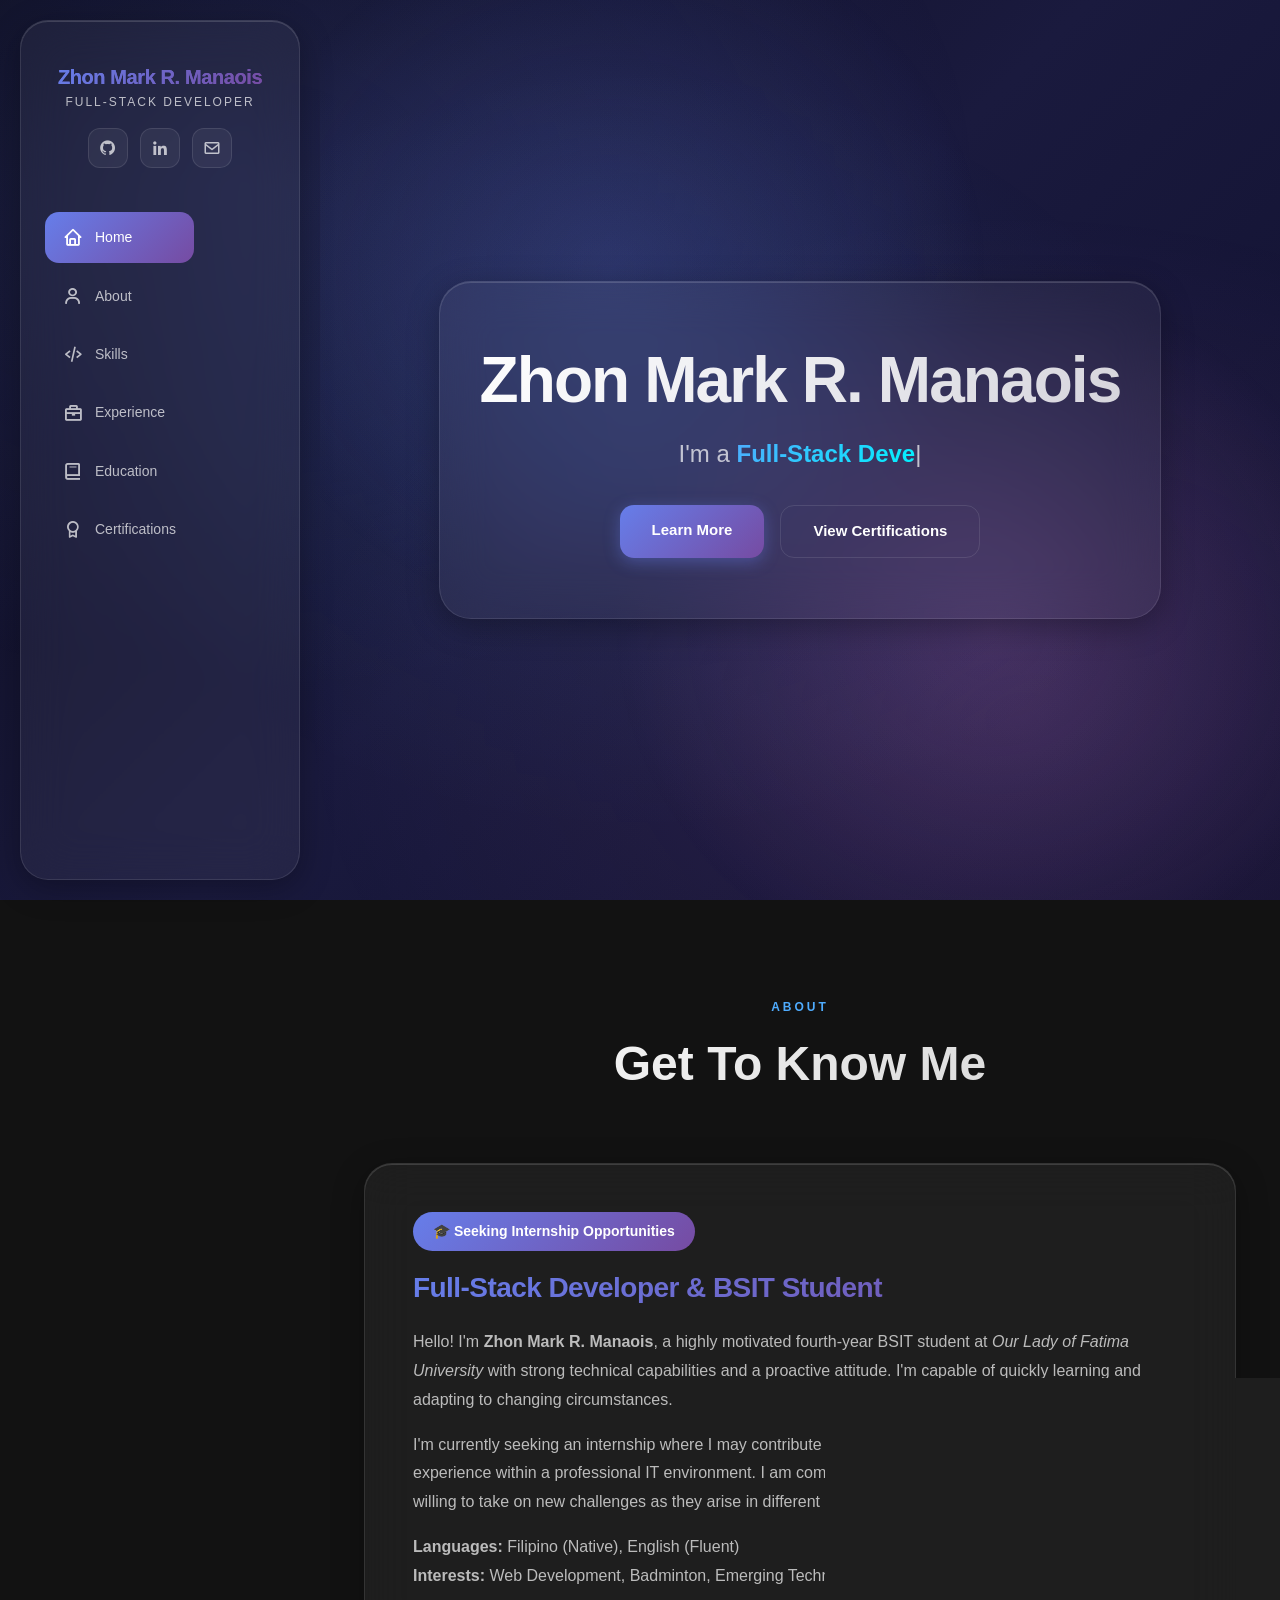
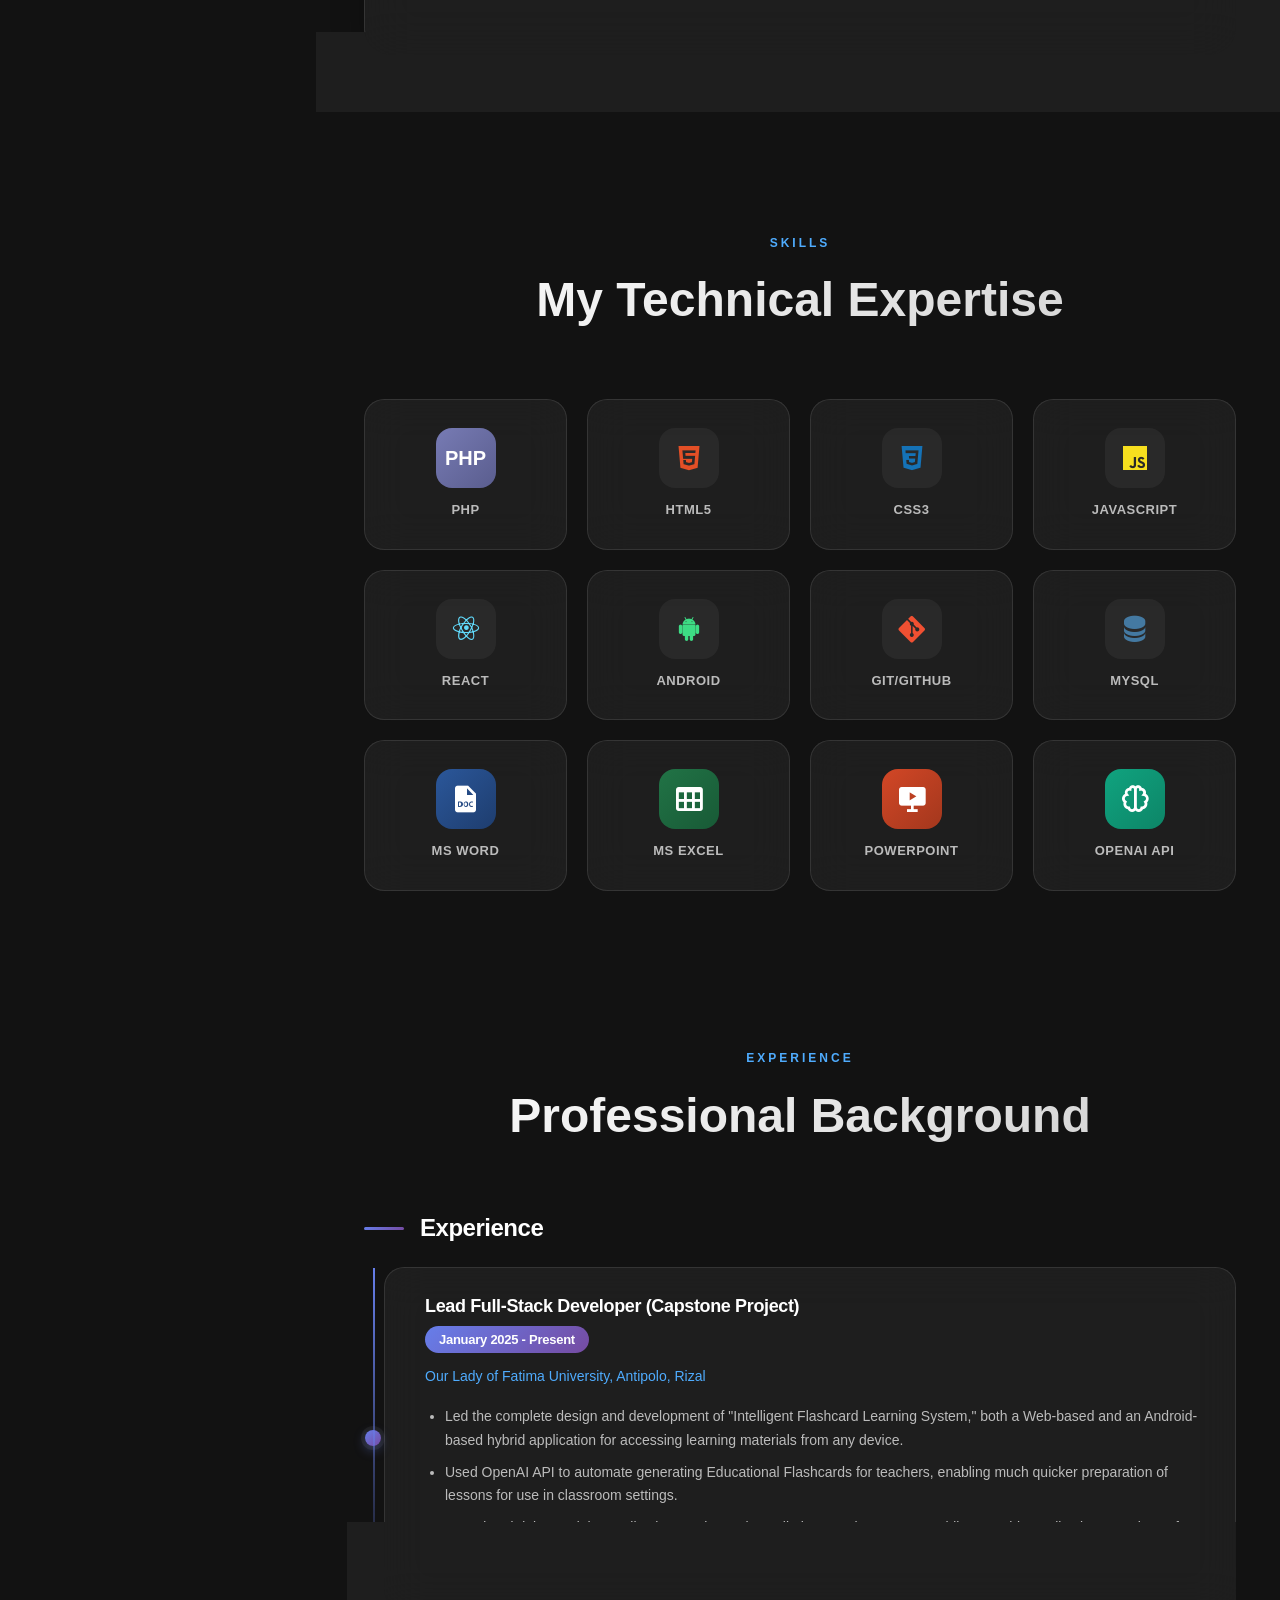
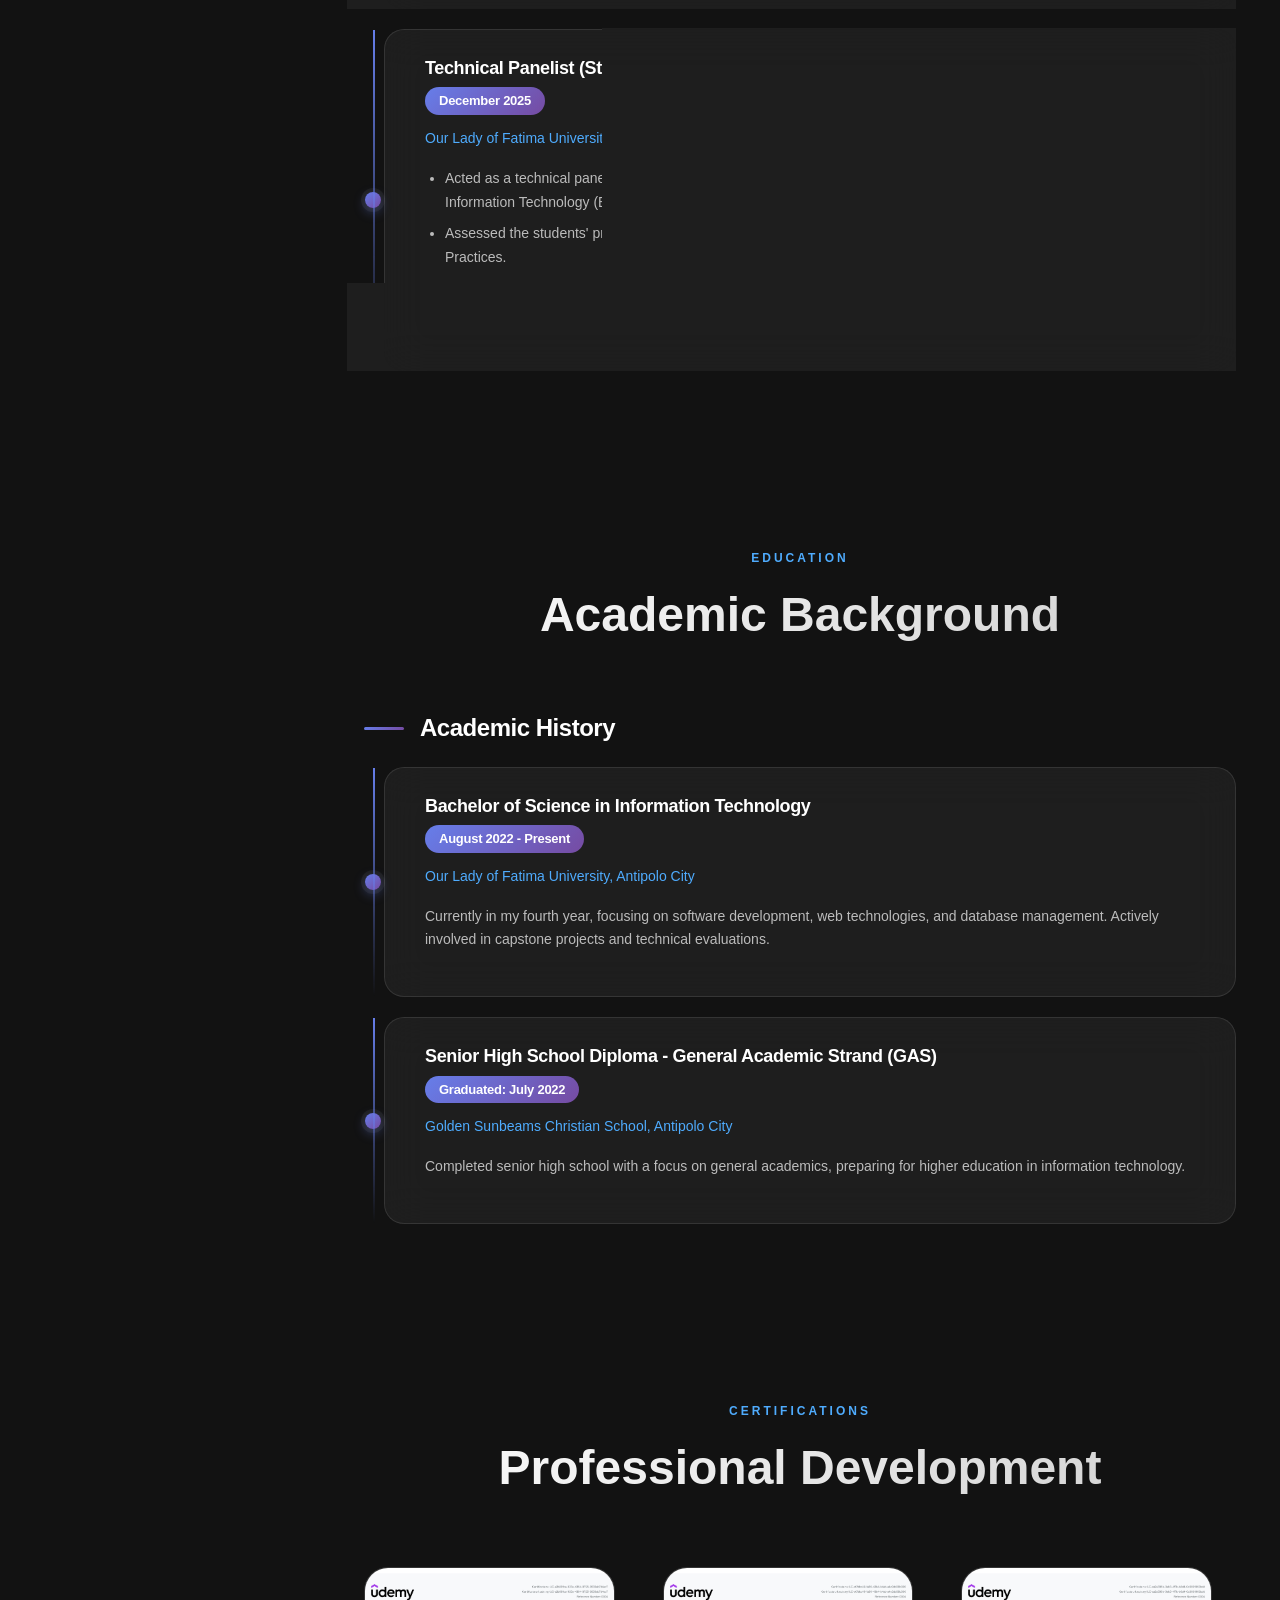
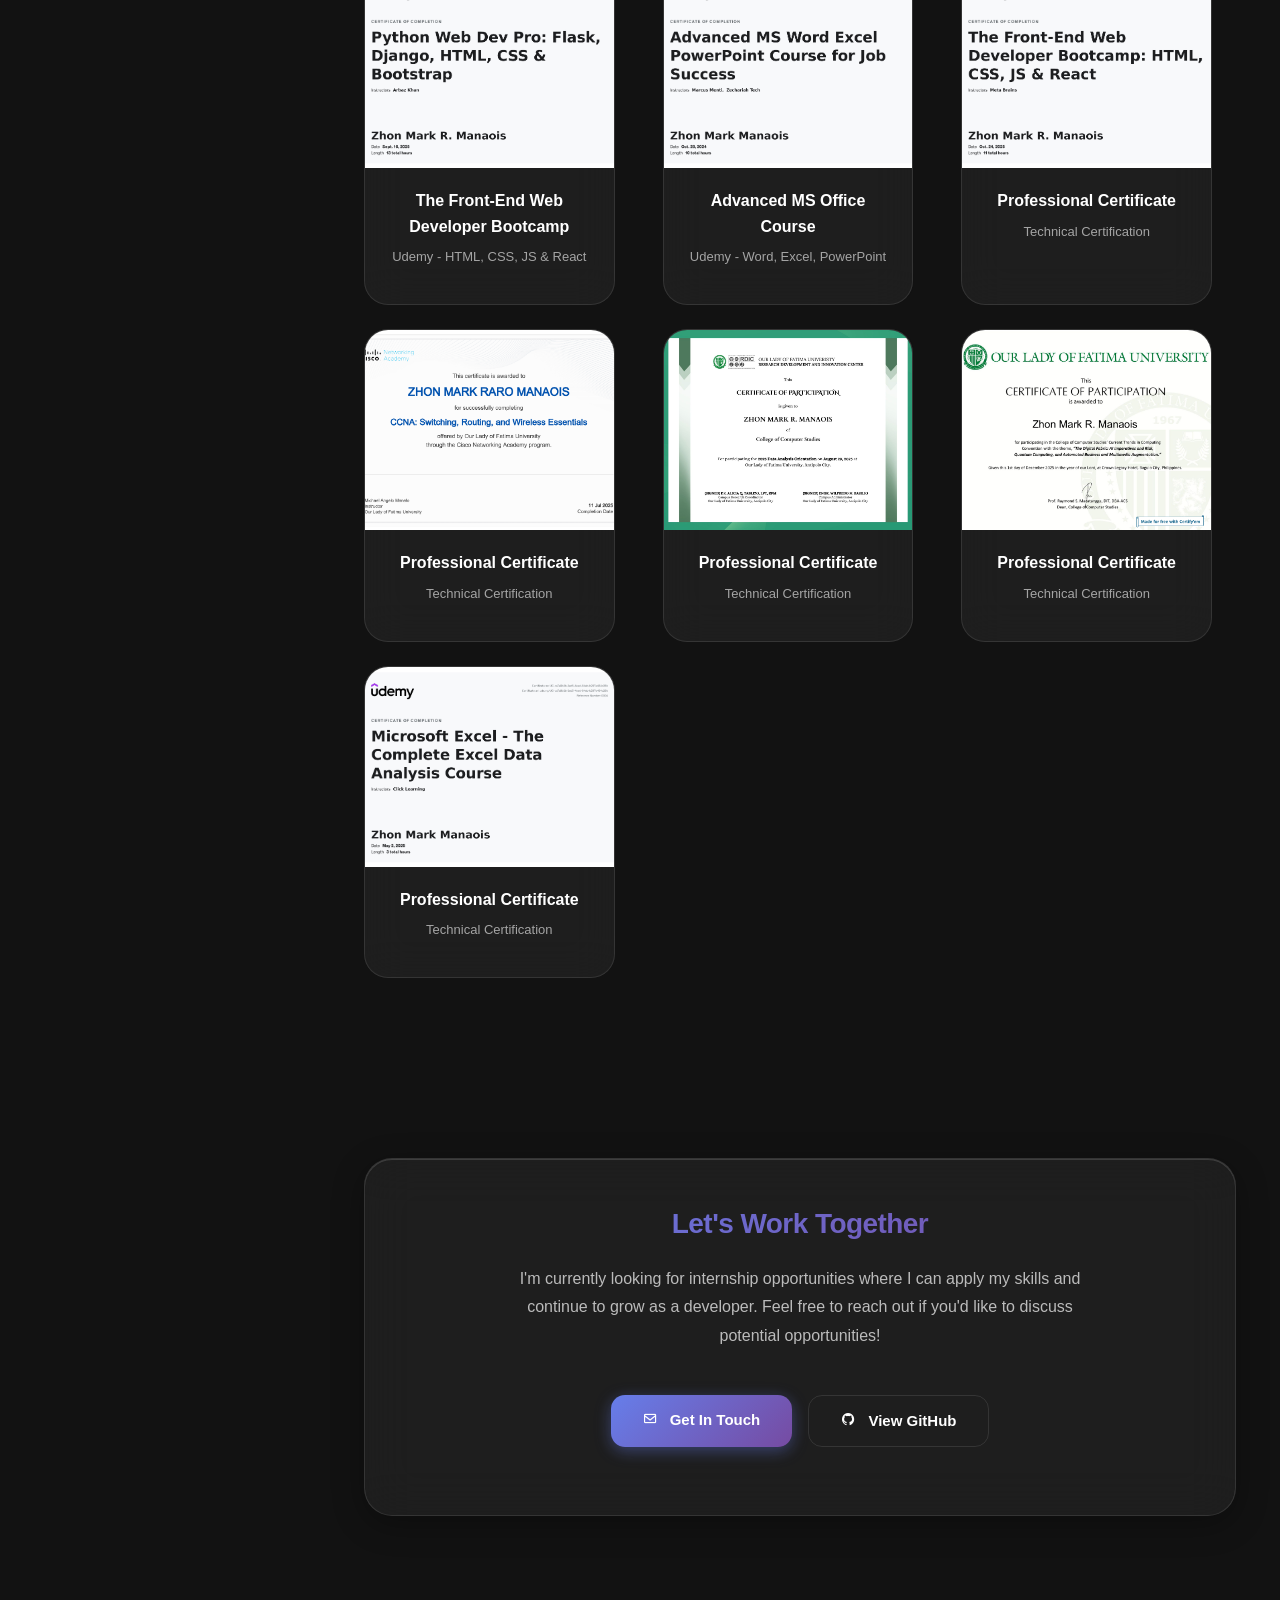
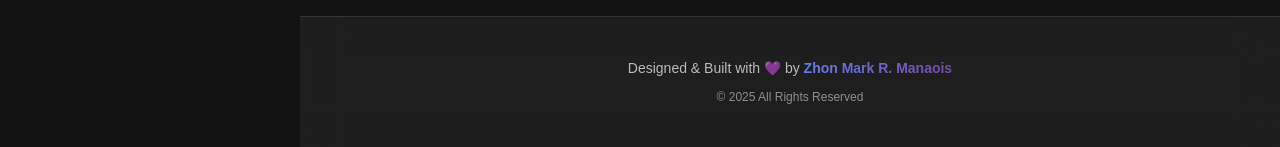
<file: index.html>
<!DOCTYPE html>
<html lang="en">

<head>
    <meta charset="utf-8">
    <meta name="viewport" content="width=device-width, initial-scale=1.0">
    <title>Zhon Mark R. Manaois | Full-Stack Developer</title>
    <meta name="description" content="Highly motivated fourth-year BSIT student with strong technical capabilities. Proficient in PHP, HTML/CSS, Android Development, and more. Seeking internship opportunities in software development.">
    <meta name="keywords" content="Zhon Mark R. Manaois, Full-Stack Developer, BSIT, Web Developer, PHP Developer, Android Developer, Portfolio, Internship, Our Lady of Fatima University">
    <meta name="author" content="Zhon Mark R. Manaois">
    <meta name="robots" content="index, follow">
    <meta name="language" content="EN">
    
    <!-- Open Graph / Social Media -->
    <meta property="og:type" content="website">
    <meta property="og:title" content="Zhon Mark R. Manaois | Full-Stack Developer">
    <meta property="og:description" content="Highly motivated BSIT student seeking internship opportunities. Skilled in PHP, Web Development, and Android Development.">

    <!-- Google Fonts -->
    <link rel="preconnect" href="https://fonts.googleapis.com">
    <link rel="preconnect" href="https://fonts.gstatic.com" crossorigin>
    <link href="https://fonts.googleapis.com/css2?family=Inter:wght@300;400;500;600;700&display=swap" rel="stylesheet">

    <!-- Vendor CSS Files -->
    <link href="vendor/aos/aos.css" rel="stylesheet">
    <link href="vendor/bootstrap/css/bootstrap.min.css" rel="stylesheet">
    <link href="vendor/boxicons/css/boxicons.min.css" rel="stylesheet">
    <link href="vendor/glightbox/css/glightbox.min.css" rel="stylesheet">
    
    <!-- Template Main CSS File -->
    <link href="css/style.css" rel="stylesheet">
</head>

<body>
    <!-- ======= Mobile nav toggle button ======= -->
    <button class="mobile-nav-toggle d-xl-none" aria-label="Toggle navigation">
        <i class='bx bx-menu'></i>
    </button>
    
    <!-- ======= Header/Sidebar ======= -->
    <header id="header">
        <div class="d-flex flex-column">
            <div class="profile">
                <h1><a href="index.html">Zhon Mark R. Manaois</a></h1>
                <p class="tagline">Full-Stack Developer</p>
                <div class="social-links">
                    <a href="https://github.com/zhonm" target="_blank" rel="noopener noreferrer" aria-label="GitHub">
                        <i class='bx bxl-github'></i>
                    </a>
                    <a href="https://www.linkedin.com/in/zhon-mark-manaois-a02bb0338/" target="_blank" rel="noopener noreferrer" aria-label="LinkedIn">
                        <i class='bx bxl-linkedin'></i>
                    </a>
                    <a href="mailto:zhonmarkmanaois@gmail.com" aria-label="Email">
                        <i class='bx bx-envelope'></i>
                    </a>
                </div>
            </div>

            <nav id="navbar" class="nav-menu navbar">
                <ul>
                    <li><a href="#hero" class="nav-link scrollto active"><i class="bx bx-home"></i> <span>Home</span></a></li>
                    <li><a href="#about" class="nav-link scrollto"><i class="bx bx-user"></i> <span>About</span></a></li>
                    <li><a href="#skills" class="nav-link scrollto"><i class="bx bx-code-alt"></i> <span>Skills</span></a></li>
                    <li><a href="#experience" class="nav-link scrollto"><i class="bx bx-briefcase"></i> <span>Experience</span></a></li>
                    <li><a href="#education" class="nav-link scrollto"><i class="bx bx-book"></i> <span>Education</span></a></li>
                    <li><a href="#certifications" class="nav-link scrollto"><i class="bx bx-award"></i> <span>Certifications</span></a></li>
                </ul>
            </nav>
        </div>
    </header><!-- End Header -->

    <!-- ======= Hero Section ======= -->
    <section id="hero" class="d-flex flex-column justify-content-center align-items-center">
        <div class="hero-container" data-aos="fade-up" data-aos-delay="100">
            <h1>Zhon Mark R. Manaois</h1>
            <p>I'm a <span class="typed" data-typed-items="Full-Stack Developer, BSIT 4th Year Student, Tech Enthusiast, Problem Solver"></span></p>
            <div class="hero-cta">
                <a href="#about" class="btn btn-primary scrollto">Learn More</a>
                <a href="#certifications" class="btn btn-secondary scrollto">View Certifications</a>
            </div>
        </div>
    </section><!-- End Hero -->

    <main id="main">
        <!-- ======= About Section ======= -->
        <section id="about" class="about">
            <div class="container">
                <div class="section-title" data-aos="fade-up">
                    <h2>About</h2>
                    <p>Get To Know Me</p>
                </div>

                <div class="content" data-aos="fade-up" data-aos-delay="100">
                    <span class="highlight">🎓 Seeking Internship Opportunities</span>
                    <h3>Full-Stack Developer & BSIT Student</h3>
                    <p>
                        Hello! I'm <strong>Zhon Mark R. Manaois</strong>, a highly motivated fourth-year BSIT student at 
                        <em>Our Lady of Fatima University</em> with strong technical capabilities and a proactive attitude. 
                        I'm capable of quickly learning and adapting to changing circumstances.
                    </p>
                    <p>
                        I'm currently seeking an internship where I may contribute to team success while gaining hands-on 
                        experience within a professional IT environment. I am committed to producing high-quality work, 
                        and I'm willing to take on new challenges as they arise in different areas of technology.
                    </p>
                    <p>
                        <strong>Languages:</strong> Filipino (Native), English (Fluent)<br>
                        <strong>Interests:</strong> Web Development, Badminton, Emerging Technologies
                    </p>
                </div>
            </div>
        </section><!-- End About Section -->

        <!-- ======= Skills Section ======= -->
        <section id="skills" class="skills section-bg">
            <div class="container">
                <div class="section-title" data-aos="fade-up">
                    <h2>Skills</h2>
                    <p>My Technical Expertise</p>
                </div>
                
                <div class="skills-grid" data-aos="fade-up" data-aos-delay="100">
                    <div class="skill-card">
                        <div class="skill-icon" style="background: linear-gradient(135deg, #777BB4 0%, #5a5d8e 100%);">
                            <span style="font-weight: 700; font-size: 20px;">PHP</span>
                        </div>
                        <span class="skill-name">PHP</span>
                    </div>
                    <div class="skill-card">
                        <div class="skill-icon">
                            <i class='bx bxl-html5' style="color: #E34F26;"></i>
                        </div>
                        <span class="skill-name">HTML5</span>
                    </div>
                    <div class="skill-card">
                        <div class="skill-icon">
                            <i class='bx bxl-css3' style="color: #1572B6;"></i>
                        </div>
                        <span class="skill-name">CSS3</span>
                    </div>
                    <div class="skill-card">
                        <div class="skill-icon">
                            <i class='bx bxl-javascript' style="color: #F7DF1E;"></i>
                        </div>
                        <span class="skill-name">JavaScript</span>
                    </div>
                    <div class="skill-card">
                        <div class="skill-icon">
                            <i class='bx bxl-react' style="color: #61DAFB;"></i>
                        </div>
                        <span class="skill-name">React</span>
                    </div>
                    <div class="skill-card">
                        <div class="skill-icon">
                            <i class='bx bxl-android' style="color: #3DDC84;"></i>
                        </div>
                        <span class="skill-name">Android</span>
                    </div>
                    <div class="skill-card">
                        <div class="skill-icon">
                            <i class='bx bxl-git' style="color: #F05032;"></i>
                        </div>
                        <span class="skill-name">Git/GitHub</span>
                    </div>
                    <div class="skill-card">
                        <div class="skill-icon">
                            <i class='bx bxs-data' style="color: #4479A1;"></i>
                        </div>
                        <span class="skill-name">MySQL</span>
                    </div>
                    <div class="skill-card">
                        <div class="skill-icon" style="background: linear-gradient(135deg, #2B579A 0%, #1e3d6e 100%);">
                            <i class='bx bxs-file-doc' style="color: #fff;"></i>
                        </div>
                        <span class="skill-name">MS Word</span>
                    </div>
                    <div class="skill-card">
                        <div class="skill-icon" style="background: linear-gradient(135deg, #217346 0%, #185a36 100%);">
                            <i class='bx bx-table' style="color: #fff;"></i>
                        </div>
                        <span class="skill-name">MS Excel</span>
                    </div>
                    <div class="skill-card">
                        <div class="skill-icon" style="background: linear-gradient(135deg, #D24726 0%, #a3371d 100%);">
                            <i class='bx bxs-slideshow' style="color: #fff;"></i>
                        </div>
                        <span class="skill-name">PowerPoint</span>
                    </div>
                    <div class="skill-card">
                        <div class="skill-icon" style="background: linear-gradient(135deg, #10a37f 0%, #0d8567 100%);">
                            <i class='bx bx-brain' style="color: #fff;"></i>
                        </div>
                        <span class="skill-name">OpenAI API</span>
                    </div>
                </div>
            </div>
        </section><!-- End Skills Section -->

        <!-- ======= Experience Section ======= -->
        <section id="experience" class="resume">
            <div class="container">
                <div class="section-title" data-aos="fade-up">
                    <h2>Experience</h2>
                    <p>Professional Background</p>
                </div>
                
                <h3 class="resume-title" data-aos="fade-up">Experience</h3>
                
                <div class="resume-item" data-aos="fade-up" data-aos-delay="100">
                    <h4>Lead Full-Stack Developer (Capstone Project)</h4>
                    <h5>January 2025 - Present</h5>
                    <p><em>Our Lady of Fatima University, Antipolo, Rizal</em></p>
                    <ul>
                        <li>Led the complete design and development of "Intelligent Flashcard Learning System," both a Web-based and an Android-based hybrid application for accessing learning materials from any device.</li>
                        <li>Used OpenAI API to automate generating Educational Flashcards for teachers, enabling much quicker preparation of lessons for use in classroom settings.</li>
                        <li>Tested and debugged the application continuously to eliminate major errors, providing a stable application experience for educators and learners alike.</li>
                    </ul>
                </div>
                
                <div class="resume-item" data-aos="fade-up" data-aos-delay="200">
                    <h4>Technical Panelist (Student Evaluator)</h4>
                    <h5>December 2025</h5>
                    <p><em>Our Lady of Fatima University, Antipolo, Rizal</em></p>
                    <ul>
                        <li>Acted as a technical panelist in the final assessment of web development capstone projects for the Bachelor of Science in Information Technology (BSIT) program for second year students.</li>
                        <li>Assessed the students' projects against the most current Web Standards, Responsive Design Principles, and UI/UX Best Practices.</li>
                        <li>Engaged in further analysis of the feasibility of the students' solutions through Question and Answer sessions, pushing the students to articulate their logic and reasoning behind their design and architectural choices.</li>
                    </ul>
                </div>
            </div>
        </section><!-- End Experience Section -->

        <!-- ======= Education Section ======= -->
        <section id="education" class="resume section-bg">
            <div class="container">
                <div class="section-title" data-aos="fade-up">
                    <h2>Education</h2>
                    <p>Academic Background</p>
                </div>
                
                <h3 class="resume-title" data-aos="fade-up">Academic History</h3>
                
                <div class="resume-item" data-aos="fade-up" data-aos-delay="100">
                    <h4>Bachelor of Science in Information Technology</h4>
                    <h5>August 2022 - Present</h5>
                    <p><em>Our Lady of Fatima University, Antipolo City</em></p>
                    <p>Currently in my fourth year, focusing on software development, web technologies, and database management. Actively involved in capstone projects and technical evaluations.</p>
                </div>
                
                <div class="resume-item" data-aos="fade-up" data-aos-delay="200">
                    <h4>Senior High School Diploma - General Academic Strand (GAS)</h4>
                    <h5>Graduated: July 2022</h5>
                    <p><em>Golden Sunbeams Christian School, Antipolo City</em></p>
                    <p>Completed senior high school with a focus on general academics, preparing for higher education in information technology.</p>
                </div>
            </div>
        </section><!-- End Education Section -->

        <!-- ======= Certifications Section ======= -->
        <section id="certifications" class="portfolio">
            <div class="container">
                <div class="section-title" data-aos="fade-up">
                    <h2>Certifications</h2>
                    <p>Professional Development</p>
                </div>
                
                <div class="row">
                    <div class="column" data-aos="fade-up" data-aos-delay="100">
                        <div class="content">
                            <a href="img/certificates/c1.jpg" class="portfolio-lightbox" data-gallery="certifications">
                                <img src="img/certificates/c1.jpg" alt="The Front-End Web Developer Bootcamp" loading="lazy">
                            </a>
                            <div style="padding: 20px; text-align: center;">
                                <strong>The Front-End Web Developer Bootcamp</strong>
                                <p style="font-size: 13px; color: rgba(255,255,255,0.6); margin-top: 8px;">Udemy - HTML, CSS, JS & React</p>
                            </div>
                        </div>
                    </div>
                    
                    <div class="column" data-aos="fade-up" data-aos-delay="150">
                        <div class="content">
                            <a href="img/certificates/c2.jpg" class="portfolio-lightbox" data-gallery="certifications">
                                <img src="img/certificates/c2.jpg" alt="Advanced MS Office Course" loading="lazy">
                            </a>
                            <div style="padding: 20px; text-align: center;">
                                <strong>Advanced MS Office Course</strong>
                                <p style="font-size: 13px; color: rgba(255,255,255,0.6); margin-top: 8px;">Udemy - Word, Excel, PowerPoint</p>
                            </div>
                        </div>
                    </div>
                    
                    <div class="column" data-aos="fade-up" data-aos-delay="200">
                        <div class="content">
                            <a href="img/certificates/c3.jpg" class="portfolio-lightbox" data-gallery="certifications">
                                <img src="img/certificates/c3.jpg" alt="Certificate 3" loading="lazy">
                            </a>
                            <div style="padding: 20px; text-align: center;">
                                <strong>Professional Certificate</strong>
                                <p style="font-size: 13px; color: rgba(255,255,255,0.6); margin-top: 8px;">Technical Certification</p>
                            </div>
                        </div>
                    </div>
                    
                    <div class="column" data-aos="fade-up" data-aos-delay="250">
                        <div class="content">
                            <a href="img/certificates/c4.png" class="portfolio-lightbox" data-gallery="certifications">
                                <img src="img/certificates/c4.png" alt="Certificate 4" loading="lazy">
                            </a>
                            <div style="padding: 20px; text-align: center;">
                                <strong>Professional Certificate</strong>
                                <p style="font-size: 13px; color: rgba(255,255,255,0.6); margin-top: 8px;">Technical Certification</p>
                            </div>
                        </div>
                    </div>
                    
                    <div class="column" data-aos="fade-up" data-aos-delay="300">
                        <div class="content">
                            <a href="img/certificates/c5.jpg" class="portfolio-lightbox" data-gallery="certifications">
                                <img src="img/certificates/c5.jpg" alt="Certificate 5" loading="lazy">
                            </a>
                            <div style="padding: 20px; text-align: center;">
                                <strong>Professional Certificate</strong>
                                <p style="font-size: 13px; color: rgba(255,255,255,0.6); margin-top: 8px;">Technical Certification</p>
                            </div>
                        </div>
                    </div>
                    
                    <div class="column" data-aos="fade-up" data-aos-delay="350">
                        <div class="content">
                            <a href="img/certificates/c6.png" class="portfolio-lightbox" data-gallery="certifications">
                                <img src="img/certificates/c6.png" alt="Certificate 6" loading="lazy">
                            </a>
                            <div style="padding: 20px; text-align: center;">
                                <strong>Professional Certificate</strong>
                                <p style="font-size: 13px; color: rgba(255,255,255,0.6); margin-top: 8px;">Technical Certification</p>
                            </div>
                        </div>
                    </div>
                    
                    <div class="column" data-aos="fade-up" data-aos-delay="400">
                        <div class="content">
                            <a href="img/certificates/c7.jpg" class="portfolio-lightbox" data-gallery="certifications">
                                <img src="img/certificates/c7.jpg" alt="Certificate 7" loading="lazy">
                            </a>
                            <div style="padding: 20px; text-align: center;">
                                <strong>Professional Certificate</strong>
                                <p style="font-size: 13px; color: rgba(255,255,255,0.6); margin-top: 8px;">Technical Certification</p>
                            </div>
                        </div>
                    </div>
                </div>
            </div>
        </section><!-- End Certifications Section -->

        <!-- ======= Contact CTA Section ======= -->
        <section id="contact-cta" class="about">
            <div class="container">
                <div class="content" data-aos="fade-up" style="text-align: center;">
                    <h3>Let's Work Together</h3>
                    <p style="max-width: 600px; margin: 0 auto 24px;">
                        I'm currently looking for internship opportunities where I can apply my skills and continue to grow as a developer. 
                        Feel free to reach out if you'd like to discuss potential opportunities!
                    </p>
                    <div class="hero-cta">
                        <a href="mailto:zhonmarkmanaois@gmail.com" class="btn btn-primary">
                            <i class='bx bx-envelope' style="margin-right: 8px;"></i> Get In Touch
                        </a>
                        <a href="https://github.com/zhonm" target="_blank" rel="noopener noreferrer" class="btn btn-secondary">
                            <i class='bx bxl-github' style="margin-right: 8px;"></i> View GitHub
                        </a>
                    </div>
                </div>
            </div>
        </section><!-- End Contact CTA Section -->

    </main><!-- End #main -->

    <!-- ======= Footer ======= -->
    <footer id="footer">
        <div class="container">
            <div class="copyright">
                Designed & Built with 💜 by <strong><span>Zhon Mark R. Manaois</span></strong>
            </div>
            <div class="credits" style="margin-top: 8px; font-size: 12px; color: rgba(255,255,255,0.5);">
                © 2025 All Rights Reserved
            </div>
        </div>
    </footer><!-- End Footer -->

    <a href="#" class="back-to-top d-flex align-items-center justify-content-center" aria-label="Back to top">
        <i class='bx bxs-up-arrow-alt'></i>
    </a>

    <!-- Vendor JS Files -->
    <script src="vendor/aos/aos.js"></script>
    <script src="vendor/bootstrap/js/bootstrap.bundle.min.js"></script>
    <script src="vendor/glightbox/js/glightbox.min.js"></script>
    <script src="vendor/typed.js/typed.min.js"></script>

    <!-- Template Main JS File -->
    <script src="js/main.js"></script>

</body>
</html>
</file>
<file: css/style.css>
/**
* Portfolio - Modern Liquid Glass Design
* Inspired by Apple's glassmorphism aesthetic
* Author: Zhon Mark Manaois
*/

/*--------------------------------------------------------------
# CSS Variables & Root
--------------------------------------------------------------*/
:root {
    /* Color Palette - Deep Purple/Blue Gradient Theme */
    --primary-gradient: linear-gradient(135deg, #667eea 0%, #764ba2 100%);
    --secondary-gradient: linear-gradient(135deg, #f093fb 0%, #f5576c 100%);
    --accent-gradient: linear-gradient(135deg, #4facfe 0%, #00f2fe 100%);
    --dark-gradient: linear-gradient(135deg, #0c0c1e 0%, #1a1a3e 50%, #0f0f2d 100%);
    
    /* Glass Effect Colors */
    --glass-bg: rgba(255, 255, 255, 0.05);
    --glass-border: rgba(255, 255, 255, 0.1);
    --glass-shadow: rgba(0, 0, 0, 0.3);
    --glass-highlight: rgba(255, 255, 255, 0.15);
    
    /* Text Colors */
    --text-primary: #ffffff;
    --text-secondary: rgba(255, 255, 255, 0.7);
    --text-muted: rgba(255, 255, 255, 0.5);
    
    /* Accent Colors */
    --accent-blue: #4facfe;
    --accent-purple: #667eea;
    --accent-pink: #f093fb;
    
    /* Transitions */
    --transition-fast: 0.2s cubic-bezier(0.4, 0, 0.2, 1);
    --transition-smooth: 0.4s cubic-bezier(0.4, 0, 0.2, 1);
    --transition-slow: 0.6s cubic-bezier(0.4, 0, 0.2, 1);
    
    color-scheme: dark;
}

/*--------------------------------------------------------------
# Reset & Base
--------------------------------------------------------------*/
*, *::before, *::after {
    box-sizing: border-box;
    margin: 0;
    padding: 0;
}

html {
    scroll-behavior: smooth;
}

body {
    font-family: -apple-system, BlinkMacSystemFont, 'SF Pro Display', 'Segoe UI', Roboto, Oxygen, Ubuntu, sans-serif;
    background: var(--dark-gradient);
    background-attachment: fixed;
    color: var(--text-primary);
    overflow-x: hidden;
    line-height: 1.6;
    min-height: 100vh;
}

/* Animated Background */
body::before {
    content: '';
    position: fixed;
    top: 0;
    left: 0;
    width: 100%;
    height: 100%;
    background: 
        radial-gradient(ellipse at 20% 20%, rgba(102, 126, 234, 0.15) 0%, transparent 50%),
        radial-gradient(ellipse at 80% 80%, rgba(240, 147, 251, 0.1) 0%, transparent 50%),
        radial-gradient(ellipse at 50% 50%, rgba(79, 172, 254, 0.08) 0%, transparent 60%);
    pointer-events: none;
    z-index: -1;
    animation: bgFloat 20s ease-in-out infinite;
}

@keyframes bgFloat {
    0%, 100% { transform: scale(1) rotate(0deg); }
    50% { transform: scale(1.1) rotate(5deg); }
}

a {
    color: var(--accent-blue);
    text-decoration: none;
    transition: var(--transition-fast);
}

a:hover {
    color: var(--accent-pink);
}

h1, h2, h3, h4, h5, h6 {
    font-weight: 600;
    letter-spacing: -0.02em;
}

/*--------------------------------------------------------------
# Glass Card Mixin
--------------------------------------------------------------*/
.glass-card {
    background: var(--glass-bg);
    backdrop-filter: blur(20px);
    -webkit-backdrop-filter: blur(20px);
    border: 1px solid var(--glass-border);
    border-radius: 24px;
    box-shadow: 
        0 8px 32px var(--glass-shadow),
        inset 0 1px 0 var(--glass-highlight);
    transition: var(--transition-smooth);
}

.glass-card:hover {
    background: rgba(255, 255, 255, 0.08);
    border-color: rgba(255, 255, 255, 0.2);
    transform: translateY(-4px);
    box-shadow: 
        0 16px 48px rgba(0, 0, 0, 0.4),
        inset 0 1px 0 var(--glass-highlight);
}

/*--------------------------------------------------------------
# Back to Top Button
--------------------------------------------------------------*/
.back-to-top {
    position: fixed;
    visibility: hidden;
    opacity: 0;
    right: 24px;
    bottom: 24px;
    z-index: 996;
    width: 48px;
    height: 48px;
    border-radius: 16px;
    background: var(--primary-gradient);
    box-shadow: 0 4px 16px rgba(102, 126, 234, 0.4);
    transition: var(--transition-smooth);
    display: flex;
    align-items: center;
    justify-content: center;
}

.back-to-top i {
    font-size: 24px;
    color: #fff;
    line-height: 0;
}

.back-to-top:hover {
    transform: translateY(-4px) scale(1.05);
    box-shadow: 0 8px 24px rgba(102, 126, 234, 0.5);
}

.back-to-top.active {
    visibility: visible;
    opacity: 1;
}

/*--------------------------------------------------------------
# Header/Sidebar
--------------------------------------------------------------*/
#header {
    position: fixed;
    top: 20px;
    left: 20px;
    bottom: 20px;
    width: 280px;
    z-index: 9997;
    padding: 24px;
    background: var(--glass-bg);
    backdrop-filter: blur(24px);
    -webkit-backdrop-filter: blur(24px);
    border: 1px solid var(--glass-border);
    border-radius: 28px;
    box-shadow: 
        0 8px 32px var(--glass-shadow),
        inset 0 1px 0 var(--glass-highlight);
    overflow-y: auto;
    overflow-x: hidden;
    transition: var(--transition-smooth);
}

#header::-webkit-scrollbar {
    width: 4px;
}

#header::-webkit-scrollbar-thumb {
    background: rgba(255, 255, 255, 0.2);
    border-radius: 4px;
}

#header .profile {
    text-align: center;
    padding: 20px 0;
}

#header .profile img {
    width: 100px;
    height: 100px;
    border-radius: 50%;
    border: 3px solid transparent;
    background: var(--primary-gradient) padding-box, var(--primary-gradient) border-box;
    padding: 3px;
    margin-bottom: 16px;
    box-shadow: 0 4px 20px rgba(102, 126, 234, 0.3);
}

#header .profile h1 {
    font-size: 20px;
    font-weight: 600;
    margin-bottom: 4px;
    background: var(--primary-gradient);
    -webkit-background-clip: text;
    -webkit-text-fill-color: transparent;
    background-clip: text;
}

#header .profile h1 a {
    background: var(--primary-gradient);
    -webkit-background-clip: text;
    -webkit-text-fill-color: transparent;
    background-clip: text;
}

#header .profile .tagline {
    font-size: 12px;
    color: var(--text-secondary);
    text-transform: uppercase;
    letter-spacing: 2px;
    margin-bottom: 16px;
}

#header .profile .social-links {
    display: flex;
    justify-content: center;
    gap: 12px;
}

#header .profile .social-links a {
    width: 40px;
    height: 40px;
    border-radius: 12px;
    background: rgba(255, 255, 255, 0.05);
    border: 1px solid var(--glass-border);
    display: flex;
    align-items: center;
    justify-content: center;
    font-size: 18px;
    color: var(--text-secondary);
    transition: var(--transition-fast);
}

#header .profile .social-links a:hover {
    background: var(--primary-gradient);
    border-color: transparent;
    color: #fff;
    transform: translateY(-2px);
    box-shadow: 0 4px 12px rgba(102, 126, 234, 0.4);
}

#main {
    margin-left: 320px;
    padding: 0 20px;
}

@media (max-width: 1199px) {
    #header {
        left: -320px;
        top: 0;
        bottom: 0;
        border-radius: 0 28px 28px 0;
    }
    
    #main {
        margin-left: 0;
    }
}

/*--------------------------------------------------------------
# Navigation Menu
--------------------------------------------------------------*/
.nav-menu {
    padding: 24px 0 0 0;
}

.nav-menu ul {
    list-style: none;
    padding: 0;
    margin: 0;
}

.nav-menu li {
    margin-bottom: 8px;
}

.nav-menu a {
    display: flex;
    align-items: center;
    gap: 12px;
    padding: 14px 18px;
    border-radius: 14px;
    color: var(--text-secondary);
    font-size: 14px;
    font-weight: 500;
    transition: var(--transition-fast);
    position: relative;
    overflow: hidden;
}

.nav-menu a::before {
    content: '';
    position: absolute;
    left: 0;
    top: 0;
    width: 100%;
    height: 100%;
    background: var(--primary-gradient);
    opacity: 0;
    transition: var(--transition-fast);
    z-index: -1;
}

.nav-menu a i {
    font-size: 20px;
    transition: var(--transition-fast);
}

.nav-menu a:hover,
.nav-menu a.active {
    color: #fff;
}

.nav-menu a:hover::before,
.nav-menu a.active::before {
    opacity: 1;
}

.nav-menu a:hover i,
.nav-menu a.active i {
    color: #fff;
}

/*--------------------------------------------------------------
# Mobile Navigation Toggle
--------------------------------------------------------------*/
.mobile-nav-toggle {
    position: fixed;
    right: 20px;
    top: 20px;
    z-index: 9998;
    border: 0;
    font-size: 20px;
    transition: var(--transition-fast);
    outline: none !important;
    width: 48px;
    height: 48px;
    display: none;
    align-items: center;
    justify-content: center;
    border-radius: 14px;
    background: var(--glass-bg);
    backdrop-filter: blur(20px);
    -webkit-backdrop-filter: blur(20px);
    border: 1px solid var(--glass-border);
    color: #fff;
    cursor: pointer;
    box-shadow: 0 4px 16px var(--glass-shadow);
}

.mobile-nav-toggle:hover {
    background: var(--primary-gradient);
    border-color: transparent;
}

@media (max-width: 1199px) {
    .mobile-nav-toggle {
        display: flex;
    }
}

.mobile-nav-active {
    overflow: hidden;
}

.mobile-nav-active #header {
    left: 0;
}

/*--------------------------------------------------------------
# Hero Section
--------------------------------------------------------------*/
#hero {
    width: 100%;
    min-height: 100vh;
    display: flex;
    flex-direction: column;
    justify-content: center;
    align-items: center;
    position: relative;
    padding: 40px 20px;
    margin-left: 320px;
    width: calc(100% - 320px);
}

@media (max-width: 1199px) {
    #hero {
        margin-left: 0;
        width: 100%;
    }
}

#hero::before {
    content: '';
    position: absolute;
    top: 0;
    left: 0;
    width: 100%;
    height: 100%;
    background: 
        radial-gradient(ellipse at 30% 30%, rgba(102, 126, 234, 0.2) 0%, transparent 40%),
        radial-gradient(ellipse at 70% 70%, rgba(240, 147, 251, 0.15) 0%, transparent 40%);
    pointer-events: none;
    animation: heroGlow 8s ease-in-out infinite alternate;
}

@keyframes heroGlow {
    0% { opacity: 0.8; }
    100% { opacity: 1; }
}

.hero-container {
    position: relative;
    z-index: 2;
    text-align: center;
    max-width: 800px;
    padding: 60px 40px;
    background: var(--glass-bg);
    backdrop-filter: blur(24px);
    -webkit-backdrop-filter: blur(24px);
    border: 1px solid var(--glass-border);
    border-radius: 32px;
    box-shadow: 
        0 8px 32px var(--glass-shadow),
        inset 0 1px 0 var(--glass-highlight);
}

#hero h1 {
    font-size: clamp(2.5rem, 6vw, 4rem);
    font-weight: 700;
    margin-bottom: 16px;
    background: linear-gradient(135deg, #fff 0%, rgba(255, 255, 255, 0.8) 100%);
    -webkit-background-clip: text;
    -webkit-text-fill-color: transparent;
    background-clip: text;
    letter-spacing: -0.03em;
}

#hero p {
    font-size: clamp(1.1rem, 2.5vw, 1.5rem);
    color: var(--text-secondary);
    margin-bottom: 32px;
}

#hero p span.typed {
    background: var(--accent-gradient);
    -webkit-background-clip: text;
    -webkit-text-fill-color: transparent;
    background-clip: text;
    font-weight: 600;
}

.hero-cta {
    display: flex;
    gap: 16px;
    justify-content: center;
    flex-wrap: wrap;
}

.hero-cta .btn {
    padding: 14px 32px;
    border-radius: 14px;
    font-size: 15px;
    font-weight: 600;
    transition: var(--transition-fast);
    cursor: pointer;
    border: none;
}

.hero-cta .btn-primary {
    background: var(--primary-gradient);
    color: #fff;
    box-shadow: 0 4px 16px rgba(102, 126, 234, 0.4);
}

.hero-cta .btn-primary:hover {
    transform: translateY(-2px);
    box-shadow: 0 8px 24px rgba(102, 126, 234, 0.5);
}

.hero-cta .btn-secondary {
    background: transparent;
    border: 1px solid var(--glass-border);
    color: var(--text-primary);
}

.hero-cta .btn-secondary:hover {
    background: rgba(255, 255, 255, 0.1);
    border-color: rgba(255, 255, 255, 0.3);
}

/*--------------------------------------------------------------
# Sections General
--------------------------------------------------------------*/
section {
    padding: 80px 0;
    position: relative;
}

.container {
    max-width: 1200px;
    margin: 0 auto;
    padding: 0 24px;
}

.section-title {
    text-align: center;
    margin-bottom: 60px;
}

.section-title h2 {
    font-size: 12px;
    font-weight: 600;
    text-transform: uppercase;
    letter-spacing: 3px;
    color: var(--accent-blue);
    margin-bottom: 12px;
}

.section-title p {
    font-size: clamp(2rem, 4vw, 3rem);
    font-weight: 700;
    background: linear-gradient(135deg, #fff 0%, rgba(255, 255, 255, 0.8) 100%);
    -webkit-background-clip: text;
    -webkit-text-fill-color: transparent;
    background-clip: text;
}

/*--------------------------------------------------------------
# About Section
--------------------------------------------------------------*/
.about {
    padding: 100px 0;
}

.about .content {
    padding: 48px;
    background: var(--glass-bg);
    backdrop-filter: blur(24px);
    -webkit-backdrop-filter: blur(24px);
    border: 1px solid var(--glass-border);
    border-radius: 28px;
    box-shadow: 
        0 8px 32px var(--glass-shadow),
        inset 0 1px 0 var(--glass-highlight);
}

.about .content h3 {
    font-size: 28px;
    font-weight: 700;
    margin-bottom: 24px;
    background: var(--primary-gradient);
    -webkit-background-clip: text;
    -webkit-text-fill-color: transparent;
    background-clip: text;
}

.about .content p {
    font-size: 16px;
    line-height: 1.8;
    color: var(--text-secondary);
}

.about .content .highlight {
    display: inline-block;
    padding: 8px 20px;
    background: var(--primary-gradient);
    border-radius: 30px;
    font-size: 14px;
    font-weight: 600;
    color: #fff;
    margin-bottom: 20px;
}

/*--------------------------------------------------------------
# Skills Section
--------------------------------------------------------------*/
.skills {
    padding: 80px 0;
    overflow: hidden;
}

.skills-grid {
    display: grid;
    grid-template-columns: repeat(4, 1fr);
    gap: 20px;
    max-width: 100%;
}

.skill-card {
    display: flex;
    flex-direction: column;
    align-items: center;
    justify-content: center;
    padding: 28px 16px;
    text-align: center;
    background: var(--glass-bg);
    backdrop-filter: blur(20px);
    -webkit-backdrop-filter: blur(20px);
    border: 1px solid var(--glass-border);
    border-radius: 20px;
    transition: var(--transition-smooth);
    cursor: default;
    min-height: 140px;
}

.skill-card:hover {
    background: rgba(255, 255, 255, 0.08);
    transform: translateY(-4px);
    border-color: rgba(255, 255, 255, 0.2);
    box-shadow: 0 12px 32px var(--glass-shadow);
}

.skill-icon {
    width: 60px;
    height: 60px;
    display: flex;
    align-items: center;
    justify-content: center;
    border-radius: 16px;
    background: rgba(255, 255, 255, 0.05);
    margin-bottom: 12px;
    transition: var(--transition-fast);
}

.skill-icon i {
    font-size: 32px;
    line-height: 1;
}

.skill-card:hover .skill-icon {
    transform: scale(1.1);
}

.skill-name {
    font-size: 13px;
    font-weight: 600;
    color: var(--text-secondary);
    text-transform: uppercase;
    letter-spacing: 0.5px;
}

.skill-item {
    padding: 28px 20px;
    text-align: center;
    background: var(--glass-bg);
    backdrop-filter: blur(20px);
    -webkit-backdrop-filter: blur(20px);
    border: 1px solid var(--glass-border);
    border-radius: 20px;
    transition: var(--transition-smooth);
    cursor: default;
}

.skill-item:hover {
    background: rgba(255, 255, 255, 0.08);
    transform: translateY(-4px);
    border-color: rgba(255, 255, 255, 0.2);
    box-shadow: 0 12px 32px var(--glass-shadow);
}

.skill-item img {
    width: 48px;
    height: 48px;
    margin-bottom: 12px;
    filter: brightness(0) invert(1);
    opacity: 0.9;
    transition: var(--transition-fast);
}

.skill-item:hover img {
    opacity: 1;
    transform: scale(1.1);
}

.skill-item span {
    display: block;
    font-size: 12px;
    font-weight: 500;
    color: var(--text-secondary);
    text-transform: uppercase;
    letter-spacing: 1px;
}

/* Skills Grid Responsive */
@media (max-width: 900px) {
    .skills-grid {
        grid-template-columns: repeat(3, 1fr);
        gap: 16px;
    }
}

@media (max-width: 600px) {
    .skills-grid {
        grid-template-columns: repeat(2, 1fr);
        gap: 12px;
    }
    
    .skill-card {
        padding: 20px 12px;
        min-height: 120px;
        border-radius: 16px;
    }
    
    .skill-icon {
        width: 50px;
        height: 50px;
        border-radius: 12px;
        margin-bottom: 10px;
    }
    
    .skill-icon i {
        font-size: 26px;
    }
    
    .skill-name {
        font-size: 11px;
        letter-spacing: 0.3px;
    }
}

@media (max-width: 380px) {
    .skills-grid {
        grid-template-columns: repeat(2, 1fr);
        gap: 10px;
    }
    
    .skill-card {
        padding: 16px 10px;
        min-height: 110px;
    }
    
    .skill-icon {
        width: 44px;
        height: 44px;
    }
    
    .skill-icon i {
        font-size: 22px;
    }
    
    .skill-name {
        font-size: 10px;
    }
}

/* Legacy skill logos */
.logo {
    height: 48px;
    width: 48px;
    padding: 4px;
    filter: brightness(0) invert(1);
    opacity: 0.85;
    transition: var(--transition-fast);
}

.logo:hover {
    opacity: 1;
    transform: scale(1.15);
}

.list-inline {
    display: flex;
    flex-wrap: wrap;
    justify-content: center;
    gap: 20px;
    list-style: none;
    padding: 0;
    margin: 0;
}

.list-inline-item {
    padding: 20px;
    background: var(--glass-bg);
    backdrop-filter: blur(20px);
    -webkit-backdrop-filter: blur(20px);
    border: 1px solid var(--glass-border);
    border-radius: 16px;
    transition: var(--transition-smooth);
}

.list-inline-item:hover {
    background: rgba(255, 255, 255, 0.08);
    transform: translateY(-4px);
    border-color: rgba(255, 255, 255, 0.2);
}

/*--------------------------------------------------------------
# Portfolio/Projects Section
--------------------------------------------------------------*/
.portfolio {
    padding: 80px 0;
    overflow: hidden;
}

.row {
    display: grid;
    grid-template-columns: repeat(3, 1fr);
    gap: 24px;
    max-width: 100%;
}

@media (max-width: 992px) {
    .row {
        grid-template-columns: repeat(2, 1fr);
        gap: 20px;
    }
}

@media (max-width: 600px) {
    .row {
        grid-template-columns: 1fr;
        gap: 16px;
    }
}

.column {
    width: 100%;
    min-width: 0;
}

.content {
    background: var(--glass-bg);
    backdrop-filter: blur(20px);
    -webkit-backdrop-filter: blur(20px);
    border: 1px solid var(--glass-border);
    border-radius: 24px;
    overflow: hidden;
    transition: var(--transition-smooth);
    height: 100%;
}

.content:hover {
    background: rgba(255, 255, 255, 0.08);
    transform: translateY(-8px);
    border-color: rgba(255, 255, 255, 0.2);
    box-shadow: 0 20px 48px var(--glass-shadow);
}

.content img,
.portfolio-img {
    width: 100%;
    height: 200px;
    object-fit: cover;
    transition: var(--transition-smooth);
}

.content:hover img,
.content:hover .portfolio-img {
    transform: scale(1.05);
}

.content > div,
.content .project-info {
    padding: 20px;
    text-align: center;
}

.content .project-title {
    font-size: 16px;
    font-weight: 600;
    color: var(--text-primary);
    margin-bottom: 8px;
}

.content .project-desc {
    font-size: 14px;
    color: var(--text-secondary);
}

/*--------------------------------------------------------------
# Resume Section
--------------------------------------------------------------*/
.resume {
    padding: 80px 0;
}

.resume-title {
    font-size: 24px;
    font-weight: 700;
    margin: 40px 0 24px;
    color: var(--text-primary);
    display: flex;
    align-items: center;
    gap: 16px;
}

.resume-title::before {
    content: '';
    width: 40px;
    height: 3px;
    background: var(--primary-gradient);
    border-radius: 3px;
}

.resume-item {
    position: relative;
    padding: 28px 28px 28px 40px;
    margin-bottom: 20px;
    background: var(--glass-bg);
    backdrop-filter: blur(20px);
    -webkit-backdrop-filter: blur(20px);
    border: 1px solid var(--glass-border);
    border-radius: 20px;
    margin-left: 20px;
    transition: var(--transition-smooth);
}

.resume-item::before {
    content: '';
    position: absolute;
    left: -20px;
    top: 50%;
    transform: translateY(-50%);
    width: 16px;
    height: 16px;
    border-radius: 50%;
    background: var(--primary-gradient);
    box-shadow: 0 0 0 4px var(--glass-bg), 0 4px 12px rgba(102, 126, 234, 0.4);
}

.resume-item::after {
    content: '';
    position: absolute;
    left: -12px;
    top: 0;
    bottom: 0;
    width: 2px;
    background: linear-gradient(180deg, var(--accent-purple) 0%, transparent 100%);
}

.resume-item:hover {
    background: rgba(255, 255, 255, 0.08);
    transform: translateX(8px);
    border-color: rgba(255, 255, 255, 0.2);
}

.resume-item h4 {
    font-size: 18px;
    font-weight: 600;
    color: var(--text-primary);
    margin-bottom: 8px;
}

.resume-item h5 {
    display: inline-block;
    padding: 6px 14px;
    background: var(--primary-gradient);
    border-radius: 20px;
    font-size: 13px;
    font-weight: 600;
    color: #fff;
    margin-bottom: 12px;
}

.resume-item p {
    font-size: 14px;
    color: var(--text-secondary);
    line-height: 1.7;
}

.resume-item em {
    color: var(--accent-blue);
    font-style: normal;
    font-weight: 500;
}

.resume-item ul {
    padding-left: 20px;
    margin-top: 12px;
}

.resume-item ul li {
    color: var(--text-secondary);
    font-size: 14px;
    line-height: 1.7;
    margin-bottom: 8px;
}

/*--------------------------------------------------------------
# Achievements Section
--------------------------------------------------------------*/
#Achievements {
    padding: 80px 0;
}

#Achievements .content {
    text-align: center;
}

#Achievements .content img {
    border-radius: 16px;
    height: 180px;
    object-fit: cover;
}

#Achievements .content div {
    padding: 16px;
    font-size: 14px;
    color: var(--text-secondary);
}

/*--------------------------------------------------------------
# Certifications Section
--------------------------------------------------------------*/
.certifications-grid {
    display: grid;
    grid-template-columns: repeat(auto-fit, minmax(280px, 1fr));
    gap: 24px;
}

.cert-card {
    background: var(--glass-bg);
    backdrop-filter: blur(20px);
    -webkit-backdrop-filter: blur(20px);
    border: 1px solid var(--glass-border);
    border-radius: 24px;
    overflow: hidden;
    transition: var(--transition-smooth);
}

.cert-card:hover {
    background: rgba(255, 255, 255, 0.08);
    transform: translateY(-8px);
    border-color: rgba(255, 255, 255, 0.2);
    box-shadow: 0 20px 48px var(--glass-shadow);
}

.cert-card img {
    width: 100%;
    height: 180px;
    object-fit: cover;
    transition: var(--transition-smooth);
}

.cert-card:hover img {
    transform: scale(1.05);
}

.cert-card .cert-info {
    padding: 20px;
    text-align: center;
}

.cert-card .cert-title {
    font-size: 15px;
    font-weight: 600;
    color: var(--text-primary);
}

/*--------------------------------------------------------------
# Footer
--------------------------------------------------------------*/
#footer {
    padding: 40px 24px;
    text-align: center;
    background: var(--glass-bg);
    backdrop-filter: blur(20px);
    -webkit-backdrop-filter: blur(20px);
    border-top: 1px solid var(--glass-border);
    margin-left: 300px;
}

#footer .copyright {
    font-size: 14px;
    color: var(--text-secondary);
}

#footer .copyright strong {
    background: var(--primary-gradient);
    -webkit-background-clip: text;
    -webkit-text-fill-color: transparent;
    background-clip: text;
}

@media (max-width: 1199px) {
    #footer {
        margin-left: 0;
        position: static;
        width: 100%;
    }
}

/*--------------------------------------------------------------
# Responsive Design
--------------------------------------------------------------*/
@media (max-width: 1199px) {
    #main {
        margin-left: 0;
        padding: 20px;
        overflow-x: hidden;
    }
    
    section {
        padding: 60px 0;
        overflow-x: hidden;
    }
    
    .hero-container {
        padding: 40px 24px;
    }
    
    .container {
        padding: 0 16px;
        overflow-x: hidden;
    }
}

@media (max-width: 768px) {
    body {
        overflow-x: hidden;
    }
    
    #main {
        padding: 16px;
    }
    
    .about .content {
        padding: 32px 24px;
    }
    
    .resume-item {
        padding: 24px 20px 24px 32px;
        margin-left: 16px;
    }
    
    .section-title {
        margin-bottom: 40px;
    }
    
    .hero-cta {
        flex-direction: column;
        align-items: center;
    }
    
    .hero-cta .btn {
        width: 100%;
        max-width: 280px;
    }
    
    .content img,
    .portfolio-img {
        height: 180px;
    }
}

@media (max-width: 480px) {
    #hero h1 {
        font-size: 2rem;
    }
    
    .hero-container {
        padding: 32px 20px;
        border-radius: 24px;
        margin: 0 8px;
    }
    
    .section-title p {
        font-size: 1.75rem;
    }
    
    .list-inline {
        gap: 12px;
    }
    
    .list-inline-item {
        padding: 16px;
    }
    
    .logo {
        height: 40px;
        width: 40px;
    }
    
    .about .content {
        padding: 24px 20px;
    }
    
    .resume-item {
        padding: 20px 16px 20px 28px;
        margin-left: 12px;
    }
    
    .resume-title {
        font-size: 20px;
    }
    
    .resume-item h4 {
        font-size: 16px;
    }
    
    .resume-item h5 {
        font-size: 12px;
        padding: 5px 12px;
    }
    
    .content > div {
        padding: 16px;
    }
}

/*--------------------------------------------------------------
# Utility Classes
--------------------------------------------------------------*/
.text-center { text-align: center; }
.text-gradient {
    background: var(--primary-gradient);
    -webkit-background-clip: text;
    -webkit-text-fill-color: transparent;
    background-clip: text;
}

.mb-0 { margin-bottom: 0; }
.mb-1 { margin-bottom: 8px; }
.mb-2 { margin-bottom: 16px; }
.mb-3 { margin-bottom: 24px; }
.mb-4 { margin-bottom: 32px; }

.mt-3 { margin-top: 24px; }

.pt-4 { padding-top: 32px; }
.pt-lg-0 { padding-top: 0; }

.d-flex { display: flex; }
.flex-column { flex-direction: column; }
.justify-content-center { justify-content: center; }
.align-items-center { align-items: center; }
.d-xl-none { display: none; }

@media (max-width: 1199px) {
    .d-xl-none { display: flex; }
}

/*--------------------------------------------------------------
# Animation Enhancements
--------------------------------------------------------------*/
[data-aos] {
    transition-timing-function: cubic-bezier(0.4, 0, 0.2, 1) !important;
}

@keyframes float {
    0%, 100% { transform: translateY(0); }
    50% { transform: translateY(-10px); }
}

.floating {
    animation: float 6s ease-in-out infinite;
}

@keyframes pulse {
    0%, 100% { opacity: 1; }
    50% { opacity: 0.7; }
}

.pulsing {
    animation: pulse 2s ease-in-out infinite;
}

/*--------------------------------------------------------------
# Scrollbar Styling
--------------------------------------------------------------*/
::-webkit-scrollbar {
    width: 8px;
}

::-webkit-scrollbar-track {
    background: rgba(255, 255, 255, 0.05);
}

::-webkit-scrollbar-thumb {
    background: rgba(255, 255, 255, 0.2);
    border-radius: 4px;
}

::-webkit-scrollbar-thumb:hover {
    background: rgba(255, 255, 255, 0.3);
}

/*--------------------------------------------------------------
# Selection Styling
--------------------------------------------------------------*/
::selection {
    background: rgba(102, 126, 234, 0.4);
    color: #fff;
}

::-moz-selection {
    background: rgba(102, 126, 234, 0.4);
    color: #fff;
}

/*--------------------------------------------------------------
# Section Background Classes
--------------------------------------------------------------*/
.section-bg {
    background: transparent;
}

/*--------------------------------------------------------------
# Text Light
--------------------------------------------------------------*/
.text-light {
    color: var(--text-primary) !important;
}
</file>
